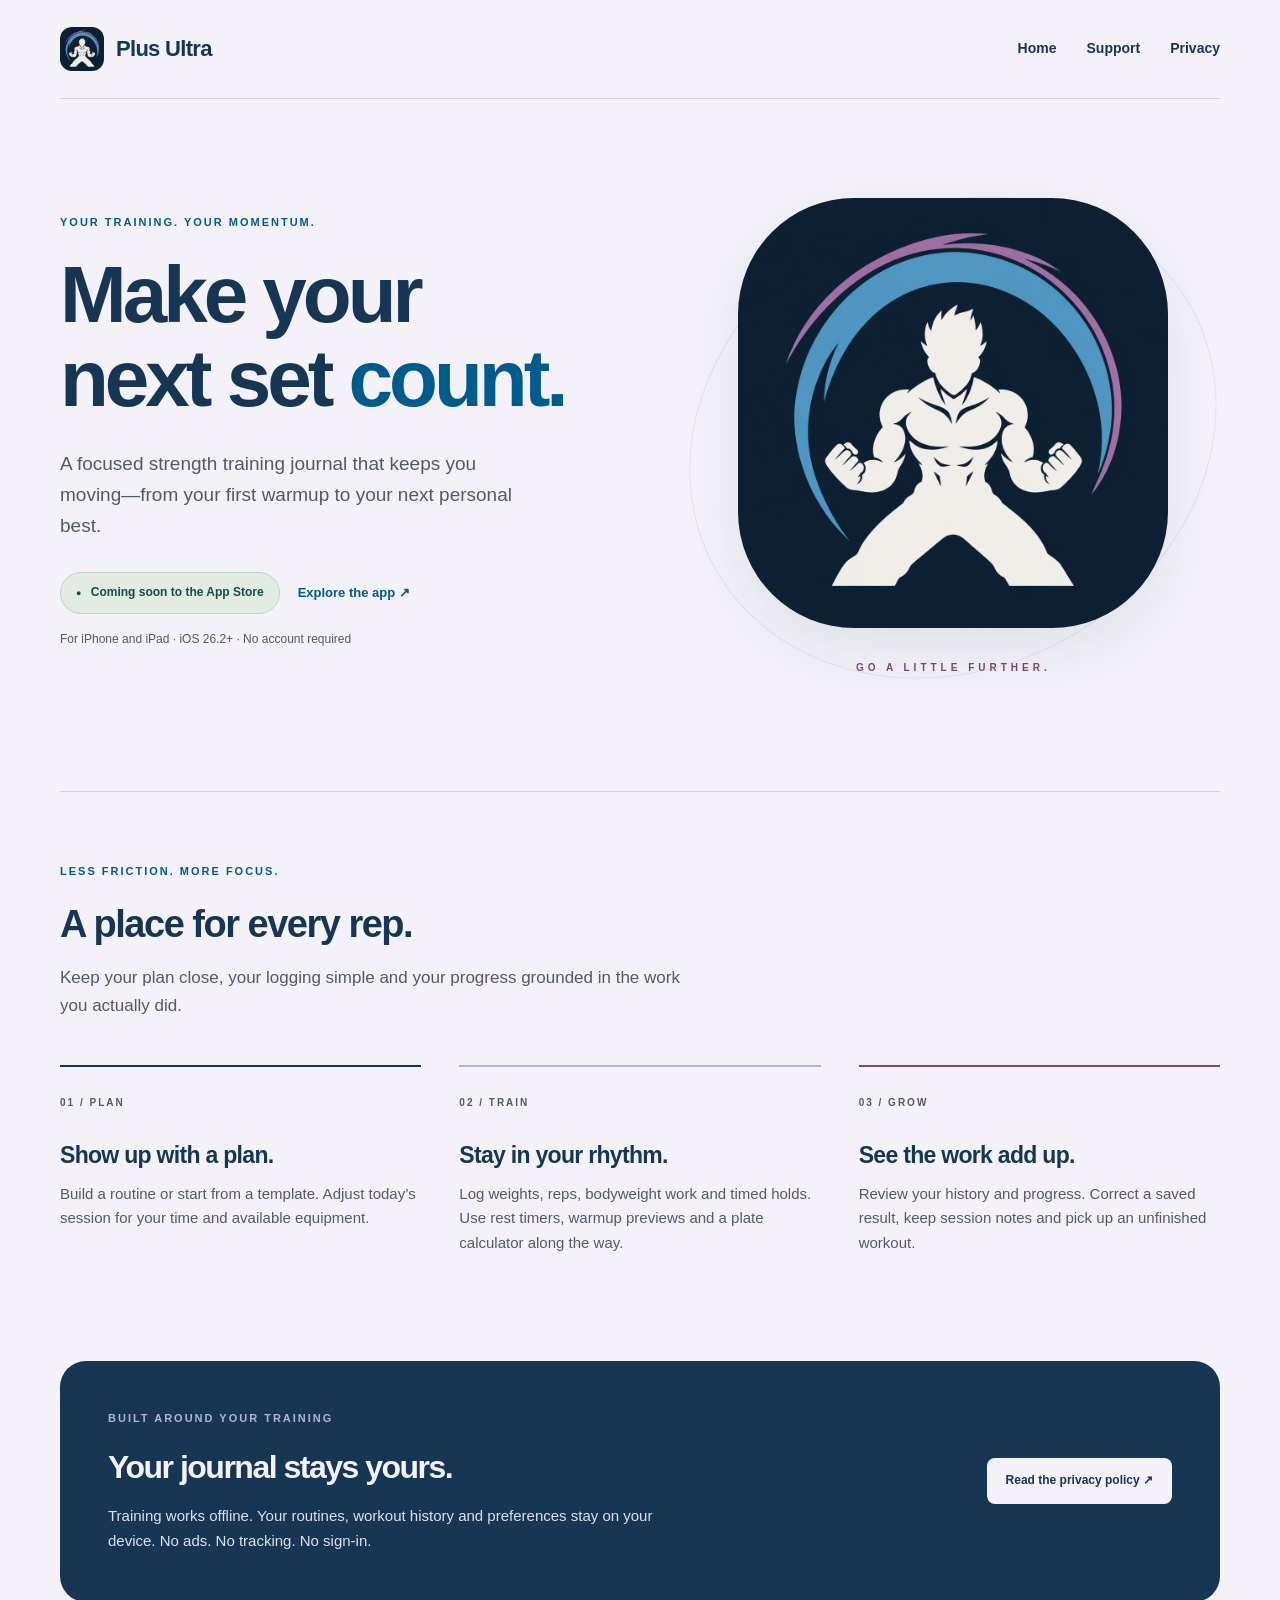
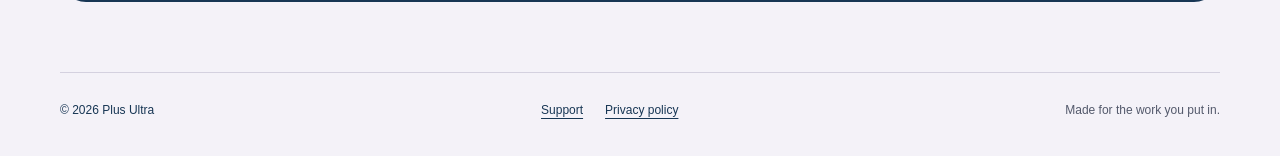
<file: index.html>
<!doctype html>
<html lang="en"><head><meta charset="utf-8"><meta name="viewport" content="width=device-width, initial-scale=1"><meta name="description" content="A focused strength training journal for iPhone and iPad. Build routines, log your actual work and see your progress."><meta name="theme-color" content="#173654"><title>Plus Ultra — Make your next set count</title><link rel="icon" type="image/png" href="plusultra-icon.png"><link rel="stylesheet" href="style.css"></head>
<body><a class="skip" href="#main">Skip to content</a>
<header class="container"><a class="brand" href="index.html"><img src="plusultra-icon.png" width="44" height="44" alt=""><span>Plus Ultra</span></a><nav aria-label="Main"><a href="index.html">Home</a><a href="support.html">Support</a><a href="privacy.html">Privacy</a></nav></header><main id="main" class="container">
<section class="hero"><div><p class="eyebrow">YOUR TRAINING. YOUR MOMENTUM.</p><h1>Make your <br>next set <em>count.</em></h1><p class="intro">A focused strength training journal that keeps you moving—from your first warmup to your next personal best.</p><div class="actions"><span class="status"><span aria-hidden="true">●</span> Coming soon to the App Store</span><a href="#training" class="text-link">Explore the app <span aria-hidden="true">↗</span></a></div><p class="small">For iPhone and iPad · iOS 26.2+ · No account required</p></div><div class="hero-art"><div class="orbit" aria-hidden="true"></div><img class="athlete" src="plusultra-icon.png" width="1024" height="1024" alt="Plus Ultra athlete surrounded by a blue and violet energy swoosh"><p class="art-caption">GO A LITTLE FURTHER.</p></div></section>
<section id="training" class="training"><div class="section-heading"><p class="eyebrow">LESS FRICTION. MORE FOCUS.</p><h2>A place for every rep.</h2><p>Keep your plan close, your logging simple and your progress grounded in the work you actually did.</p></div><div class="feature-grid"><article><span class="number">01 / PLAN</span><h3>Show up with a plan.</h3><p>Build a routine or start from a template. Adjust today’s session for your time and available equipment.</p></article><article><span class="number">02 / TRAIN</span><h3>Stay in your rhythm.</h3><p>Log weights, reps, bodyweight work and timed holds. Use rest timers, warmup previews and a plate calculator along the way.</p></article><article><span class="number">03 / GROW</span><h3>See the work add up.</h3><p>Review your history and progress. Correct a saved result, keep session notes and pick up an unfinished workout.</p></article></div></section>
<section class="privacy-banner"><div><p class="eyebrow">BUILT AROUND YOUR TRAINING</p><h2>Your journal stays yours.</h2><p>Training works offline. Your routines, workout history and preferences stay on your device. No ads. No tracking. No sign-in.</p></div><a class="button" href="privacy.html">Read the privacy policy <span aria-hidden="true">↗</span></a></section>
</main><footer class="container"><p>© 2026 Plus Ultra</p><div><a href="support.html">Support</a><a href="privacy.html">Privacy policy</a></div><p class="small">Made for the work you put in.</p></footer><script src="contact.js"></script></body></html>
</file>
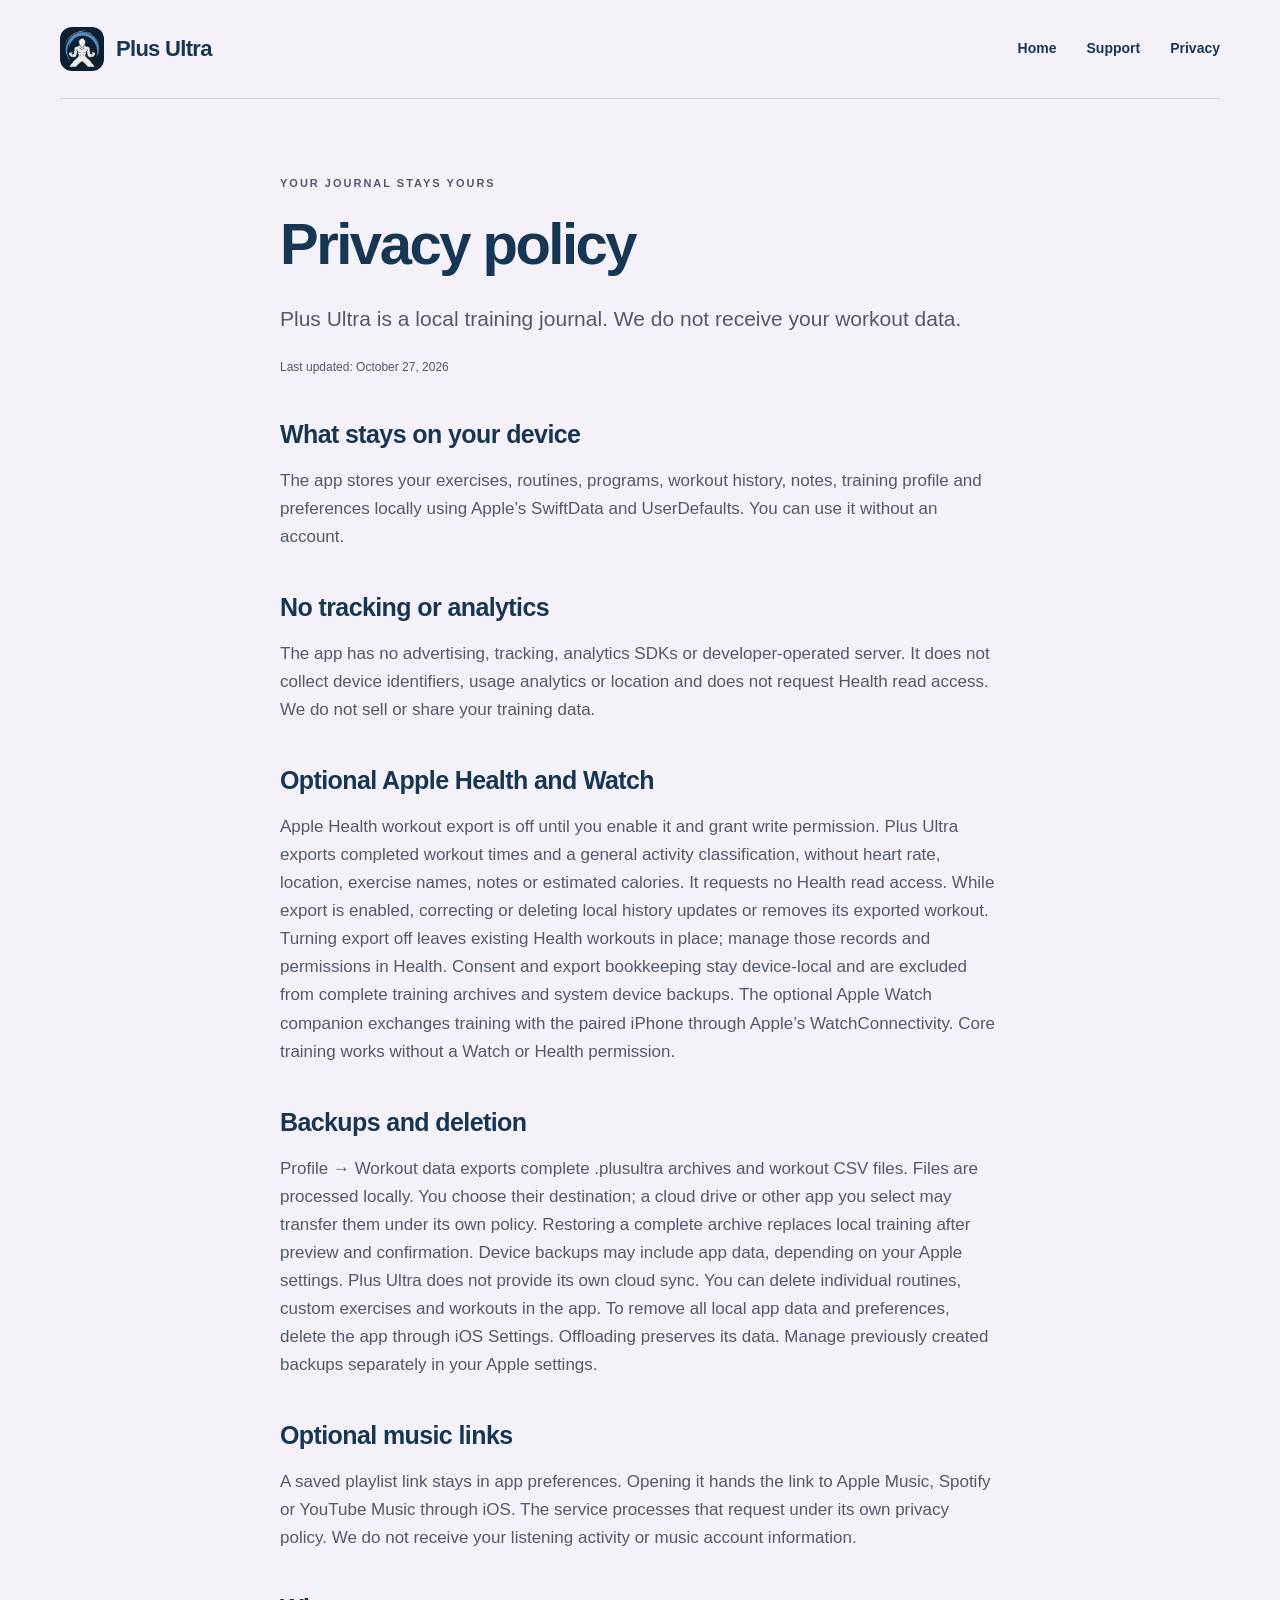
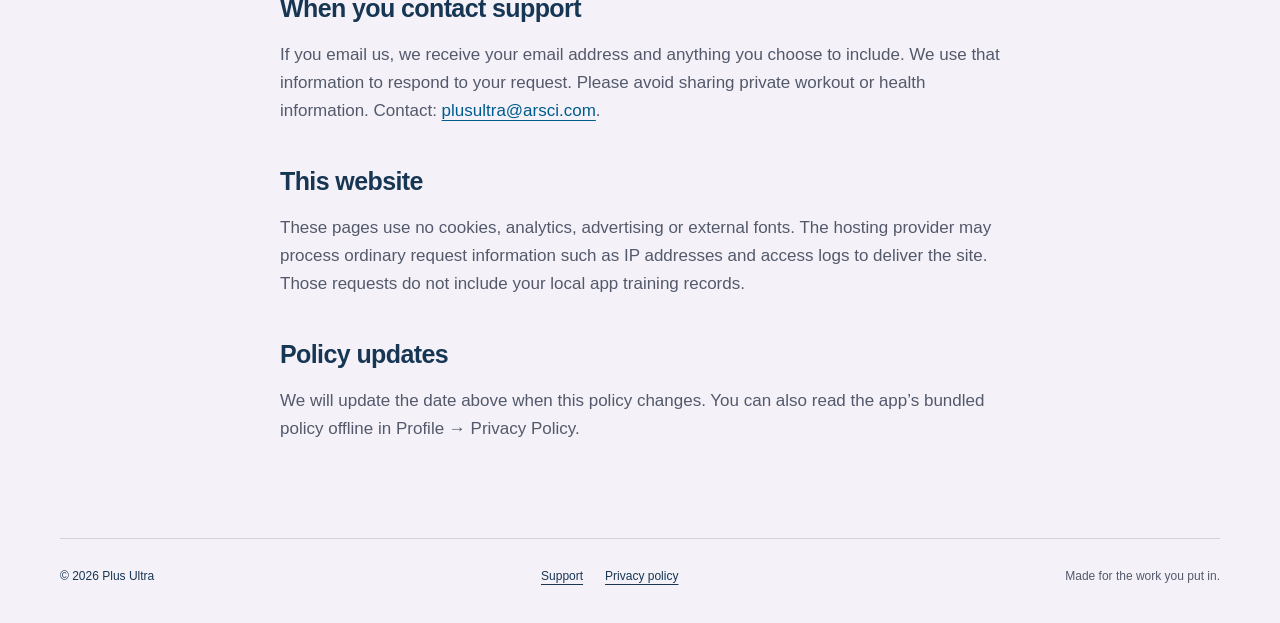
<file: privacy.html>
<!doctype html>
<html lang="en"><head><meta charset="utf-8"><meta name="viewport" content="width=device-width, initial-scale=1"><meta name="description" content="How Plus Ultra handles local training data, backups, music links and support requests."><meta name="theme-color" content="#173654"><title>Privacy Policy — Plus Ultra</title><link rel="icon" type="image/png" href="plusultra-icon.png"><link rel="stylesheet" href="style.css"></head>
<body><a class="skip" href="#main">Skip to content</a>
<header class="container"><a class="brand" href="index.html"><img src="plusultra-icon.png" width="44" height="44" alt=""><span>Plus Ultra</span></a><nav aria-label="Main"><a href="index.html">Home</a><a href="support.html">Support</a><a href="privacy.html">Privacy</a></nav></header><main id="main" class="container">
<article class="prose"><p class="eyebrow">YOUR JOURNAL STAYS YOURS</p><h1>Privacy policy</h1><p class="lead">Plus Ultra is a local training journal. We do not receive your workout data.</p><p class="small">Last updated: October 27, 2026</p>
<section><h2>What stays on your device</h2><p>The app stores your exercises, routines, programs, workout history, notes, training profile and preferences locally using Apple’s SwiftData and UserDefaults. You can use it without an account.</p></section>
<section><h2>No tracking or analytics</h2><p>The app has no advertising, tracking, analytics SDKs or developer-operated server. It does not collect device identifiers, usage analytics or location and does not request Health read access. We do not sell or share your training data.</p></section>
<section><h2>Optional Apple Health and Watch</h2><p>Apple Health workout export is off until you enable it and grant write permission. Plus Ultra exports completed workout times and a general activity classification, without heart rate, location, exercise names, notes or estimated calories. It requests no Health read access. While export is enabled, correcting or deleting local history updates or removes its exported workout. Turning export off leaves existing Health workouts in place; manage those records and permissions in Health. Consent and export bookkeeping stay device-local and are excluded from complete training archives and system device backups. The optional Apple Watch companion exchanges training with the paired iPhone through Apple’s WatchConnectivity. Core training works without a Watch or Health permission.</p></section>
<section><h2>Backups and deletion</h2><p>Profile → Workout data exports complete .plusultra archives and workout CSV files. Files are processed locally. You choose their destination; a cloud drive or other app you select may transfer them under its own policy. Restoring a complete archive replaces local training after preview and confirmation. Device backups may include app data, depending on your Apple settings. Plus Ultra does not provide its own cloud sync. You can delete individual routines, custom exercises and workouts in the app. To remove all local app data and preferences, delete the app through iOS Settings. Offloading preserves its data. Manage previously created backups separately in your Apple settings.</p></section>
<section><h2>Optional music links</h2><p>A saved playlist link stays in app preferences. Opening it hands the link to Apple Music, Spotify or YouTube Music through iOS. The service processes that request under its own privacy policy. We do not receive your listening activity or music account information.</p></section>
<section><h2>When you contact support</h2><p>If you email us, we receive your email address and anything you choose to include. We use that information to respond to your request. Please avoid sharing private workout or health information. Contact: <span class="contact" data-u="plusultra" data-d="arsci.com"><noscript>plusultra at arsci dot com</noscript></span>.</p></section>
<section><h2>This website</h2><p>These pages use no cookies, analytics, advertising or external fonts. The hosting provider may process ordinary request information such as IP addresses and access logs to deliver the site. Those requests do not include your local app training records.</p></section>
<section><h2>Policy updates</h2><p>We will update the date above when this policy changes. You can also read the app’s bundled policy offline in Profile → Privacy Policy.</p></section></article>
</main><footer class="container"><p>© 2026 Plus Ultra</p><div><a href="support.html">Support</a><a href="privacy.html">Privacy policy</a></div><p class="small">Made for the work you put in.</p></footer><script src="contact.js"></script></body></html>
</file>
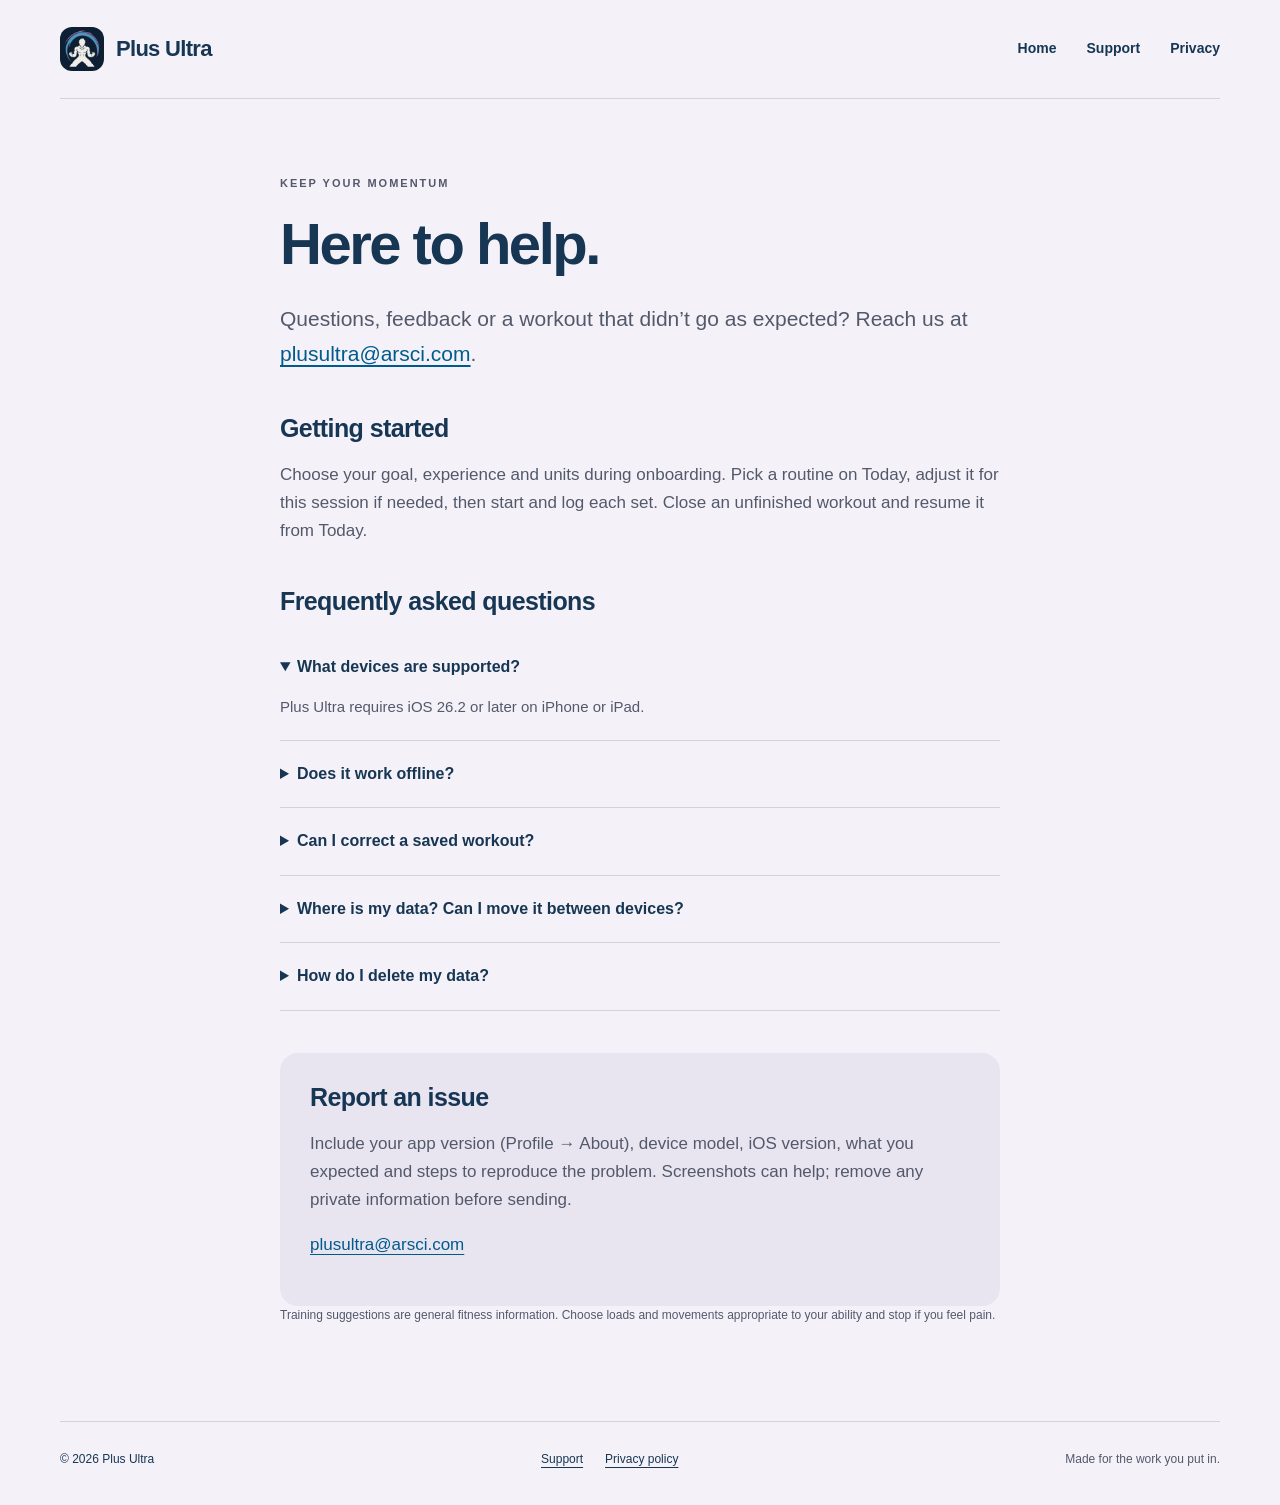
<file: support.html>
<!doctype html>
<html lang="en"><head><meta charset="utf-8"><meta name="viewport" content="width=device-width, initial-scale=1"><meta name="description" content="Get help with routines, workout logging, local data and device requirements in Plus Ultra."><meta name="theme-color" content="#173654"><title>Support — Plus Ultra</title><link rel="icon" type="image/png" href="plusultra-icon.png"><link rel="stylesheet" href="style.css"></head>
<body><a class="skip" href="#main">Skip to content</a>
<header class="container"><a class="brand" href="index.html"><img src="plusultra-icon.png" width="44" height="44" alt=""><span>Plus Ultra</span></a><nav aria-label="Main"><a href="index.html">Home</a><a href="support.html">Support</a><a href="privacy.html">Privacy</a></nav></header><main id="main" class="container">
<article class="prose"><p class="eyebrow">KEEP YOUR MOMENTUM</p><h1>Here to help.</h1><p class="lead">Questions, feedback or a workout that didn’t go as expected? Reach us at <span class="contact" data-u="plusultra" data-d="arsci.com"><noscript>plusultra at arsci dot com</noscript></span>.</p>
<section><h2>Getting started</h2><p>Choose your goal, experience and units during onboarding. Pick a routine on Today, adjust it for this session if needed, then start and log each set. Close an unfinished workout and resume it from Today.</p></section>
<section><h2>Frequently asked questions</h2><details open><summary>What devices are supported?</summary><p>Plus Ultra requires iOS 26.2 or later on iPhone or iPad.</p></details><details><summary>Does it work offline?</summary><p>Yes. Training works offline without an account. Opening a playlist link uses an external music service and may require internet access or that service’s account.</p></details><details><summary>Can I correct a saved workout?</summary><p>Open Progress, then workout history. Choose a workout and tap Edit. Only completed sets count toward performed-work summaries; unlogged sets stay unlogged.</p></details><details><summary>Where is my data? Can I move it between devices?</summary><p>Your journal is stored locally. In Profile → Workout data, export a complete .plusultra backup, choose where to save it, and restore it on another device after reviewing the preview. Restoring replaces current local training after confirmation. Workout CSV import/export is available there too. Plus Ultra has no dedicated cloud sync. Device backups may include app data depending on your Apple settings. Read the <a href="privacy.html">privacy policy</a> before deleting or replacing a device.</p></details><details><summary>How do I delete my data?</summary><p>Delete individual routines, custom exercises and workouts in the app. Delete the app through iOS Settings to remove all local app data and preferences; offloading keeps the data. Manage existing backups separately in your Apple settings.</p></details></section>
<section class="callout"><h2>Report an issue</h2><p>Include your app version (Profile → About), device model, iOS version, what you expected and steps to reproduce the problem. Screenshots can help; remove any private information before sending.</p><p><span class="contact" data-u="plusultra" data-d="arsci.com"><noscript>plusultra at arsci dot com</noscript></span></p></section><p class="small">Training suggestions are general fitness information. Choose loads and movements appropriate to your ability and stop if you feel pain.</p></article>
</main><footer class="container"><p>© 2026 Plus Ultra</p><div><a href="support.html">Support</a><a href="privacy.html">Privacy policy</a></div><p class="small">Made for the work you put in.</p></footer><script src="contact.js"></script></body></html>
</file>
<file: style.css>
:root {
  color-scheme:light;
  --ink:#173654;
  --blue:#005b8d;
  --companion:#b5b1d8;
  --violet:#774879;
  --paper:#f4f2f8;
  --muted:#53596b;
  --line:#d4d1df
}
* {
  box-sizing:border-box
}
html {
  scroll-behavior:smooth
}
body {
  margin:0;
  background:#f4f2f8;
  color:var(--ink);
  font:17px/1.65 -apple-system,BlinkMacSystemFont,"Segoe UI",sans-serif
}
a {
  color:var(--blue);
  text-underline-offset:4px
}
a:hover {
  text-decoration-thickness:2px
}
a:focus-visible,summary:focus-visible {
  outline:3px solid var(--violet);
  outline-offset:6px;
  border-radius:4px
}
.container {
  width:min(1160px,calc(100% - 80px));
  margin-inline:auto
}
header {
  display:flex;
  align-items:center;
  justify-content:space-between;
  padding-block:27px;
  border-bottom:1px solid var(--line)
}
.brand {
  display:flex;
  align-items:center;
  gap:12px;
  text-decoration:none;
  color:var(--ink);
  font-size:22px;
  font-weight:800;
  letter-spacing:-.7px
}
.brand img {
  border-radius:12px
}
nav {
  display:flex;
  gap:30px
}
nav a {
  font-size:14px;
  font-weight:600;
  text-decoration:none;
  color:var(--ink)
}
.skip {
  position:absolute;
  left:15px;
  top:-100px;
  background:var(--paper);
  padding:10px;
  z-index:2
}
.skip:focus {
  top:10px
}
.hero {
  display:grid;
  grid-template-columns:1.1fr 1fr;
  gap:40px;
  align-items:center;
  padding-block:75px 90px
}
.eyebrow {
  font-size:11px;
  letter-spacing:2px;
  font-weight:800;
  color:var(--blue);
  margin:0 0 22px
}
h1,h2,h3,p {
  margin-top:0
}
h1 {
  font-size:clamp(48px,6.5vw,80px);
  line-height:1.04;
  letter-spacing:-4px;
  margin-bottom:28px;
  font-weight:850
}
h1 em {
  font-style:normal;
  color:var(--blue)
}
.intro {
  max-width:460px;
  color:var(--muted);
  font-size:19px;
  line-height:1.65
}
.actions {
  display:flex;
  flex-wrap:wrap;
  gap:18px;
  align-items:center;
  margin:30px 0 16px
}
.status {
  font-size:12px;
  font-weight:750;
  background:#e2ece3;
  color:#174d4e;
  border:1px solid #bdd5ce;
  border-radius:30px;
  padding:10px 15px
}
.status span {
  margin-right:6px;
  font-size:9px
}
.text-link {
  font-size:13px;
  font-weight:750;
  text-decoration:none
}
.small {
  font-size:12px;
  color:var(--muted)
}
.hero-art {
  overflow:clip;
  position:relative;
  text-align:center;
  padding:24px 0
}
.athlete {
  display:block;
  width:100%;
  height:auto;
  max-width:430px;
  margin:auto;
  border-radius:27%;
  box-shadow:0 24px 60px #17365416;
  position:relative
}
.orbit {
  position:absolute;
  inset:6% -1%;
  border:1px solid #b5b1d844;
  border-radius:50%;
  transform:rotate(-28deg)
}
.art-caption {
  margin:32px 0 0;
  font-size:10px;
  letter-spacing:4px;
  color:var(--violet);
  font-weight:800
}
.training {
  padding:70px 0;
  border-top:1px solid var(--line)
}
.section-heading {
  max-width:620px
}
h2 {
  font-size:38px;
  letter-spacing:-1.5px;
  line-height:1.16;
  margin-bottom:18px
}
.section-heading>p:last-child {
  color:var(--muted)
}
.feature-grid {
  display:grid;
  grid-template-columns:repeat(3,1fr);
  gap:38px;
  margin-top:45px
}
.feature-grid article {
  border-top:2px solid var(--ink);
  padding-top:20px
}
.feature-grid article:nth-child(2) {
  border-color:var(--companion)
}
.feature-grid article:nth-child(3) {
  border-color:var(--violet)
}
.number {
  font-size:10px;
  letter-spacing:2px;
  font-weight:750;
  color:var(--muted)
}
h3 {
  font-size:23px;
  letter-spacing:-.7px;
  line-height:1.25;
  margin:26px 0 12px
}
.feature-grid p {
  font-size:15px;
  color:var(--muted)
}
.privacy-banner {
  display:flex;
  gap:60px;
  align-items:center;
  justify-content:space-between;
  background:var(--ink);
  border-radius:26px;
  padding:48px;
  color:var(--paper);
  margin:20px 0 70px
}
.privacy-banner>div {
  max-width:560px
}
.privacy-banner .eyebrow {
  color:#b5b1d8
}
.privacy-banner h2 {
  font-size:32px
}
.privacy-banner p:last-child {
  font-size:15px;
  margin-bottom:0;
  color:#e2dfec
}
.button {
  display:inline-block;
  padding:13px 19px;
  background:var(--paper);
  color:var(--ink);
  border-radius:8px;
  white-space:nowrap;
  font-size:12px;
  font-weight:800;
  text-decoration:none
}
footer {
  border-top:1px solid var(--line);
  padding:28px 0 36px;
  display:flex;
  gap:25px;
  justify-content:space-between;
  font-size:12px
}
footer p {
  margin:0
}
footer div {
  display:flex;
  gap:22px
}
footer a {
  color:var(--ink)
}
.prose {
  max-width:720px;
  margin:75px auto 95px
}
.prose h1 {
  font-size:58px;
  letter-spacing:-2.5px
}
.lead {
  font-size:21px;
  color:var(--muted)
}
.prose section {
  margin-top:42px
}
.prose h2 {
  font-size:25px;
  letter-spacing:-.6px
}
.prose p {
  color:var(--muted)
}
details {
  border-bottom:1px solid var(--line);
  padding:20px 0
}
summary {
  font-weight:650;
  cursor:pointer;
  font-size:16px
}
details p {
  font-size:15px;
  margin:15px 0 0
}
.callout {
  background:#e8e5f0;
  padding:30px;
  border-radius:18px
}
.contact a {
  overflow-wrap:anywhere
}
@media(max-width:800px) {
  .container {
    width:calc(100% - 40px)
  }
  .hero {
    padding:55px 0;
    gap:35px;
    grid-template-columns:1fr
  }
  .hero-art {
    max-width:400px;
    margin:auto;
    width:100%
  }
  h1 {
    letter-spacing:-2.5px
  }
  .hero h1 br {
    display:none
  }
  .intro {
    max-width:600px
  }
  .feature-grid {
    grid-template-columns:1fr;
    gap:20px
  }
  .feature-grid article {
    padding-top:14px
  }
  .feature-grid h3 {
    margin-top:14px
  }
  .training {
    padding:45px 0
  }
  .privacy-banner {
    padding:30px;
    gap:26px;
    align-items:flex-start;
    flex-direction:column
  }
  footer {
    flex-wrap:wrap
  }
  footer .small {
    flex-basis:100%
  }
  .prose {
    margin-top:50px
  }
  .prose h1 {
    font-size:44px
  }
  header {
    padding-block:20px
  }
  .brand {
    font-size:19px
  }
  nav {
    gap:16px
  }
  nav a {
    font-size:12px
  }
}
@media(max-width:390px) {
  header {
    align-items:flex-start;
    gap:18px;
    flex-direction:column
  }
  .hero h1 {
    font-size:45px
  }
  .container {
    width:calc(100% - 32px)
  }
}
@media(prefers-reduced-motion:reduce) {
  html {
    scroll-behavior:auto
  }
}
</file>
